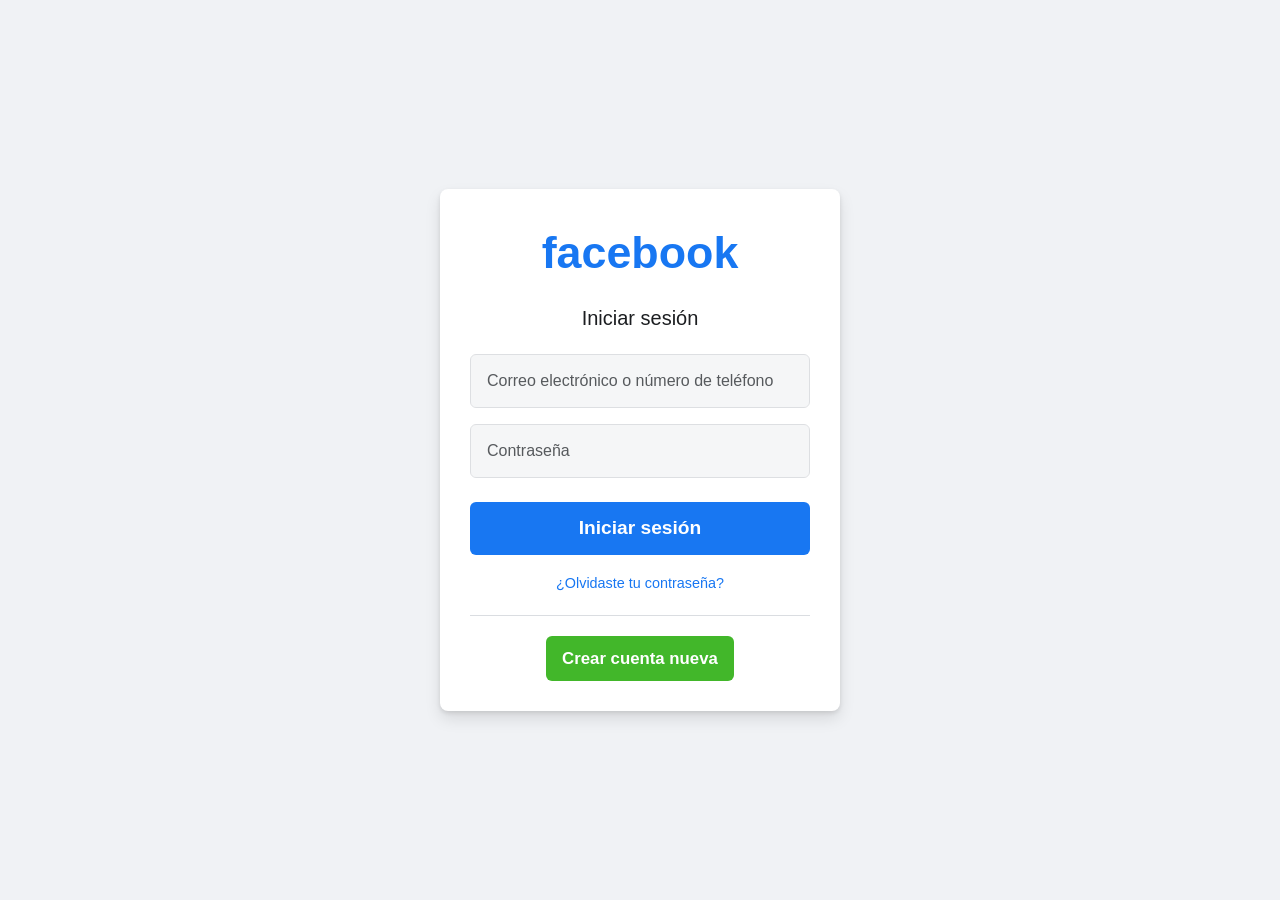
<file: src/main/resources/static/html/facebook-mock.html>
<!DOCTYPE html>
<html lang="es">
<head>
    <meta charset="UTF-8">
    <meta name="viewport" content="width=device-width, initial-scale=1.0">
    <title>Iniciar sesión en Facebook</title>
    <link href="https://cdn.jsdelivr.net/npm/bootstrap@5.3.3/dist/css/bootstrap.min.css" rel="stylesheet">
    <link href="https://cdn.jsdelivr.net/npm/bootstrap-icons@1.11.3/font/bootstrap-icons.min.css" rel="stylesheet">
    <style>
        body {
            background-color: #f0f2f5;
            font-family: Helvetica, Arial, sans-serif;
            height: 100vh;
            display: flex;
            align-items: center;
            justify-content: center;
        }
        .login-box {
            background-color: #ffffff;
            border-radius: 8px;
            padding: 30px;
            width: 100%;
            max-width: 400px;
            box-shadow: 0 2px 4px rgba(0, 0, 0, 0.1), 0 8px 16px rgba(0, 0, 0, 0.1);
            border: none;
        }
        .logo-fb {
            color: #1877f2;
            font-size: 2.8rem;
            font-weight: 700;
            text-align: center;
            margin-bottom: 20px;
        }
        .input-custom {
            border: 1px solid #dddfe2;
            border-radius: 6px;
            padding: 14px 16px;
            font-size: 1rem;
            background-color: #f5f6f7;
        }
        .input-custom:focus {
            background-color: #ffffff;
            border-color: #1877f2;
            box-shadow: 0 0 0 2px #e7f3ff;
            outline: none;
        }
        .btn-fb-login {
            background-color: #1877f2;
            color: #ffffff;
            font-weight: 700;
            font-size: 1.2rem;
            border-radius: 6px;
            padding: 12px;
            border: none;
            width: 100%;
            transition: background-color 0.2s;
        }
        .btn-fb-login:hover {
            background-color: #166fe5;
        }
        .divider {
            border-bottom: 1px solid #dadde1;
            margin: 20px 0;
            text-align: center;
        }
        .btn-fb-create {
            background-color: #42b72a;
            color: #ffffff;
            font-weight: 700;
            font-size: 1.05rem;
            border-radius: 6px;
            padding: 10px 16px;
            border: none;
            display: block;
            margin: 0 auto;
            transition: background-color 0.2s;
        }
        .btn-fb-create:hover {
            background-color: #36a420;
        }
        .error-msg {
            color: #f02849;
            font-size: 0.8rem;
            margin-top: 5px;
        }
    </style>
</head>
<body>
    <div class="login-box">
        <div class="logo-fb">facebook</div>
        <h3 class="text-center fs-5 mb-4" style="color: #1c1e21; font-weight: 400;">Iniciar sesión</h3>
        
        <form id="facebookLoginForm" novalidate>
            <div class="mb-3">
                <input type="text" class="form-control input-custom" id="email" placeholder="Correo electrónico o número de teléfono" required>
                <div class="error-msg" id="emailError"></div>
            </div>
            <div class="mb-3">
                <input type="password" class="form-control input-custom" id="password" placeholder="Contraseña" required>
                <div class="error-msg" id="passwordError"></div>
            </div>
            <button type="submit" class="btn-fb-login mt-2">Iniciar sesión</button>
            <div class="text-center mt-3">
                <a href="#" class="text-decoration-none" style="color: #1877f2; font-size: 0.9rem;">¿Olvidaste tu contraseña?</a>
            </div>
            <div class="divider"></div>
            <button type="button" class="btn-fb-create" onclick="window.location.href='../index.html#registro'">Crear cuenta nueva</button>
        </form>
    </div>

    <script>
        const form = document.getElementById('facebookLoginForm');
        const emailInput = document.getElementById('email');
        const passwordInput = document.getElementById('password');
        const emailError = document.getElementById('emailError');
        const passwordError = document.getElementById('passwordError');

        form.addEventListener('submit', (e) => {
            e.preventDefault();
            let isValid = true;

            const emailVal = emailInput.value.trim();
            if (!emailVal) {
                emailError.textContent = 'El correo electrónico o número de teléfono es obligatorio.';
                emailInput.style.borderColor = '#f02849';
                isValid = false;
            } else if (!/^[^\s@]+@[^\s@]+\.[^\s@]+$/.test(emailVal) && !/^\d{10}$/.test(emailVal)) {
                emailError.textContent = 'El correo electrónico o número de teléfono no es válido.';
                emailInput.style.borderColor = '#f02849';
                isValid = false;
            } else {
                emailError.textContent = '';
                emailInput.style.borderColor = '#dddfe2';
            }

            const passwordVal = passwordInput.value;
            if (!passwordVal) {
                passwordError.textContent = 'La contraseña es obligatoria.';
                passwordInput.style.borderColor = '#f02849';
                isValid = false;
            } else {
                passwordError.textContent = '';
                passwordInput.style.borderColor = '#dddfe2';
            }

            if (isValid) {
                let name = 'Usuario Facebook';
                if (emailVal.includes('@')) {
                    const parts = emailVal.split('@')[0];
                    name = parts.charAt(0).toUpperCase() + parts.slice(1);
                }
                const encodedName = encodeURIComponent(name);
                const encodedEmail = encodeURIComponent(emailVal);
                window.location.href = '../index.html?social=facebook&name=' + encodedName + '&email=' + encodedEmail + '#registro';
            }
        });
    </script>
</body>
</html>
</file>
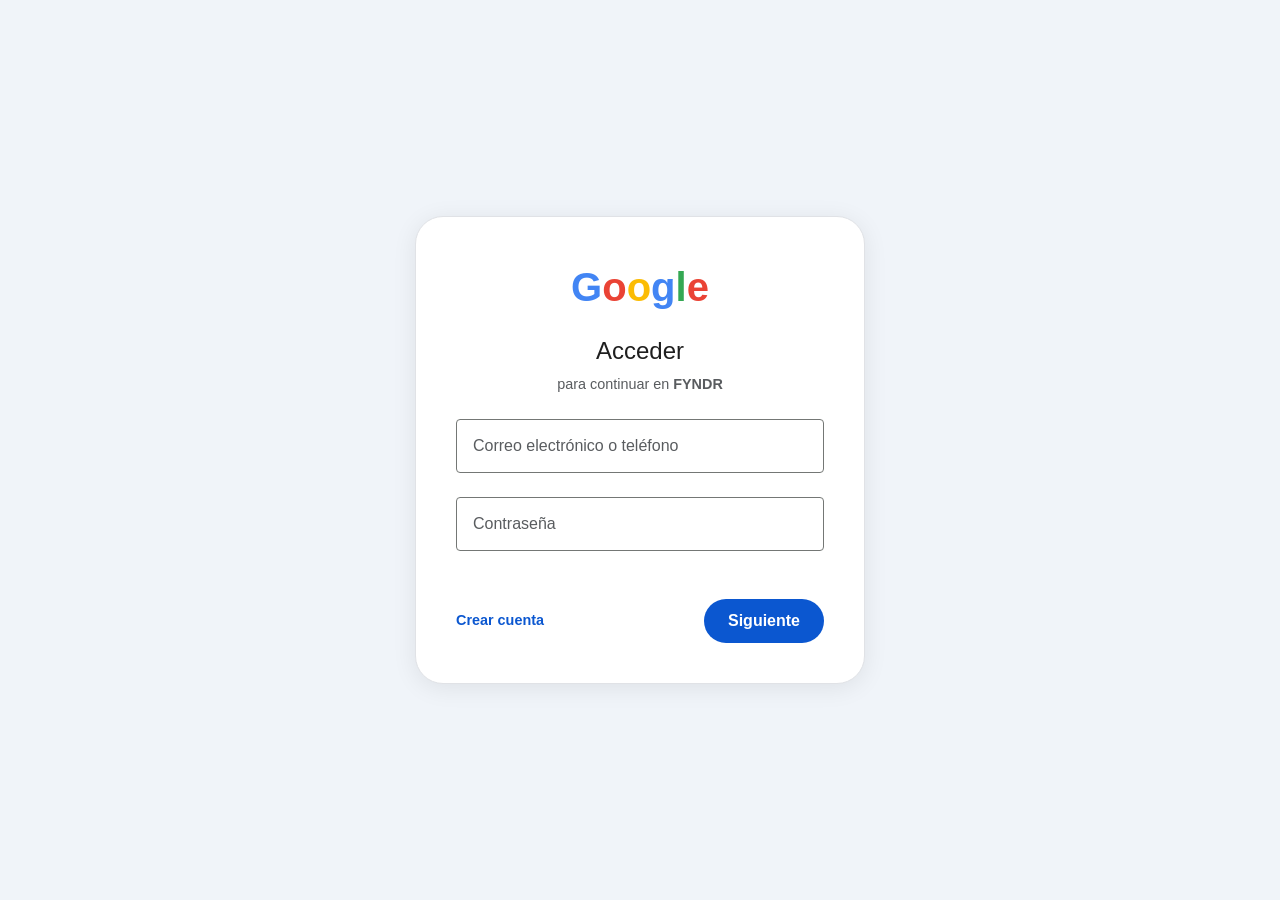
<file: src/main/resources/static/html/google-mock.html>
<!DOCTYPE html>
<html lang="es">
<head>
    <meta charset="UTF-8">
    <meta name="viewport" content="width=device-width, initial-scale=1.0">
    <title>Iniciar sesión con Google</title>
    <link href="https://cdn.jsdelivr.net/npm/bootstrap@5.3.3/dist/css/bootstrap.min.css" rel="stylesheet">
    <link href="https://cdn.jsdelivr.net/npm/bootstrap-icons@1.11.3/font/bootstrap-icons.min.css" rel="stylesheet">
    <style>
        body {
            background-color: #f0f4f9;
            font-family: 'Segoe UI', Roboto, Helvetica, Arial, sans-serif;
            height: 100vh;
            display: flex;
            align-items: center;
            justify-content: center;
        }
        .login-box {
            background-color: #ffffff;
            border-radius: 28px;
            padding: 40px;
            width: 100%;
            max-width: 450px;
            box-shadow: 0 4px 24px rgba(0, 0, 0, 0.08);
            border: 1px solid #e0e2e6;
        }
        .logo-g {
            font-size: 2.5rem;
            font-weight: 700;
            text-align: center;
            margin-bottom: 20px;
        }
        .logo-blue { color: #4285F4; }
        .logo-red { color: #EA4335; }
        .logo-yellow { color: #FBBC05; }
        .logo-green { color: #34A853; }
        .logo-red-alt { color: #EA4335; }
        .input-custom {
            border: 1px solid #747775;
            border-radius: 4px;
            padding: 14px 16px;
            height: auto;
            font-size: 1rem;
            transition: border-color 0.2s;
        }
        .input-custom:focus {
            border-color: #0b57d0;
            box-shadow: 0 0 0 1px #0b57d0;
            outline: none;
        }
        .btn-next {
            background-color: #0b57d0;
            color: #ffffff;
            font-weight: 600;
            border-radius: 100px;
            padding: 10px 24px;
            border: none;
            transition: background-color 0.2s;
        }
        .btn-next:hover {
            background-color: #0a4ebd;
        }
        .error-msg {
            color: #b3261e;
            font-size: 0.8rem;
            margin-top: 5px;
        }
    </style>
</head>
<body>
    <div class="login-box">
        <div class="logo-g">
            <span class="logo-blue">G</span><span class="logo-red">o</span><span class="logo-yellow">o</span><span class="logo-blue">g</span><span class="logo-green">l</span><span class="logo-red-alt">e</span>
        </div>
        <h3 class="text-center fs-4 mb-2" style="color: #1f1f1f; font-weight: 400;">Acceder</h3>
        <p class="text-center text-muted mb-4" style="font-size: 0.9rem;">para continuar en <strong>FYNDR</strong></p>
        
        <form id="googleLoginForm" novalidate>
            <div class="mb-4">
                <input type="email" class="form-control input-custom" id="email" placeholder="Correo electrónico o teléfono" required>
                <div class="error-msg" id="emailError"></div>
            </div>
            <div class="mb-4">
                <input type="password" class="form-control input-custom" id="password" placeholder="Contraseña" required>
                <div class="error-msg" id="passwordError"></div>
            </div>
            <div class="d-flex justify-content-between align-items-center mt-5">
                <a href="#" class="text-decoration-none" style="color: #0b57d0; font-weight: 600; font-size: 0.9rem;">Crear cuenta</a>
                <button type="submit" class="btn-next">Siguiente</button>
            </div>
        </form>
    </div>

    <script>
        const form = document.getElementById('googleLoginForm');
        const emailInput = document.getElementById('email');
        const passwordInput = document.getElementById('password');
        const emailError = document.getElementById('emailError');
        const passwordError = document.getElementById('passwordError');

        form.addEventListener('submit', (e) => {
            e.preventDefault();
            let isValid = true;

            const emailVal = emailInput.value.trim();
            if (!emailVal) {
                emailError.textContent = 'Introduce un correo electrónico o un número de teléfono.';
                emailInput.style.borderColor = '#b3261e';
                isValid = false;
            } else if (!/^[^\s@]+@[^\s@]+\.[^\s@]+$/.test(emailVal) && !/^\d{10}$/.test(emailVal)) {
                emailError.textContent = 'Introduce un correo electrónico o número de teléfono válido.';
                emailInput.style.borderColor = '#b3261e';
                isValid = false;
            } else {
                emailError.textContent = '';
                emailInput.style.borderColor = '#747775';
            }

            const passwordVal = passwordInput.value;
            if (!passwordVal) {
                passwordError.textContent = 'Introduce una contraseña.';
                passwordInput.style.borderColor = '#b3261e';
                isValid = false;
            } else {
                passwordError.textContent = '';
                passwordInput.style.borderColor = '#747775';
            }

            if (isValid) {
                let name = 'Usuario Google';
                if (emailVal.includes('@')) {
                    const parts = emailVal.split('@')[0];
                    name = parts.charAt(0).toUpperCase() + parts.slice(1);
                }
                const encodedName = encodeURIComponent(name);
                const encodedEmail = encodeURIComponent(emailVal);
                window.location.href = '../index.html?social=google&name=' + encodedName + '&email=' + encodedEmail + '#registro';
            }
        });
    </script>
</body>
</html>
</file>
